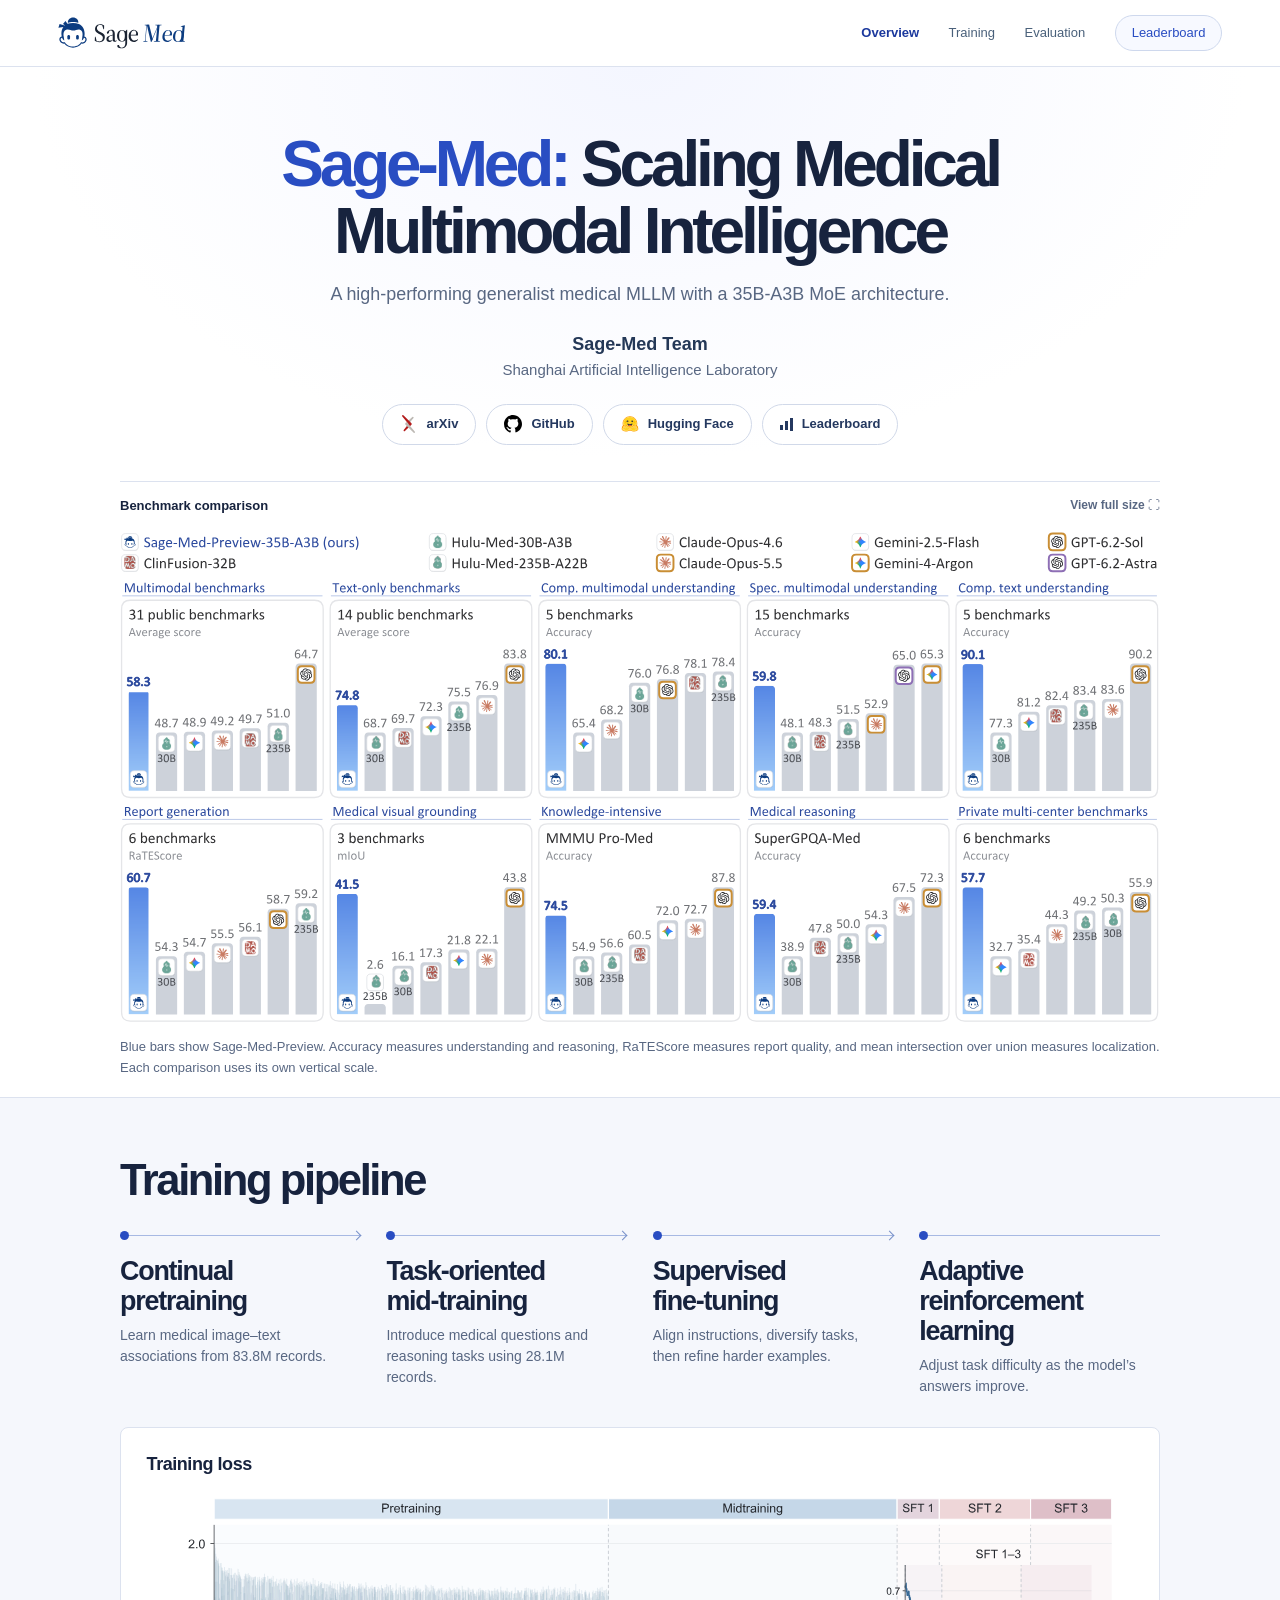
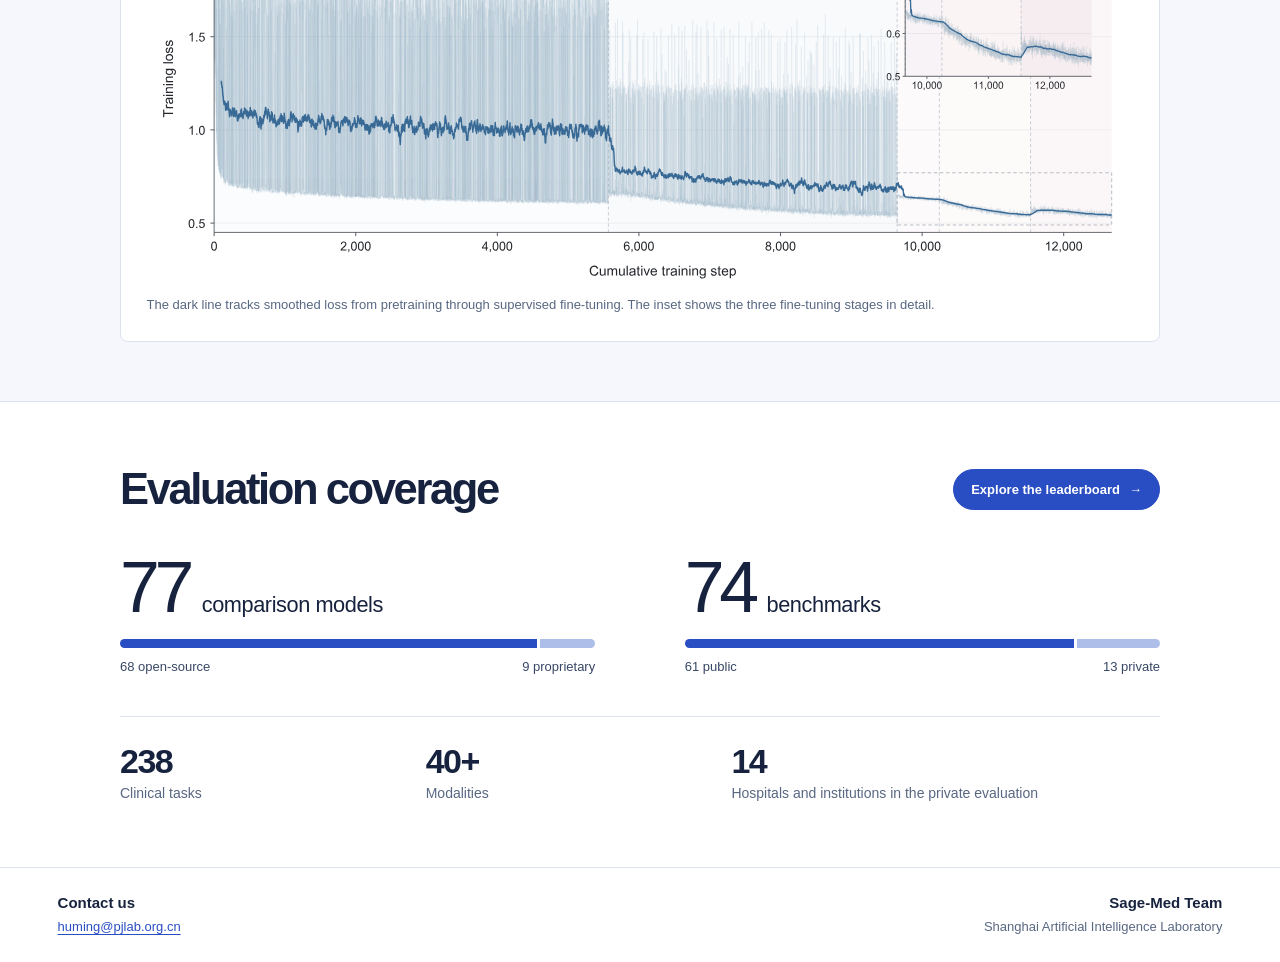
<file: index.html>
<!doctype html>
<html lang="en">
<head>
  <meta charset="utf-8">
  <meta name="viewport" content="width=device-width, initial-scale=1">
  <meta name="theme-color" content="#ffffff">
  <meta name="description" content="Sage-Med: Scaling Medical Multimodal Intelligence. Explore medical multimodal training and compare Sage-Med-Preview with 77 other models across 74 benchmarks.">
  <title>Sage-Med: Scaling Medical Multimodal Intelligence</title>
  <link rel="icon" href="assets/icon.png">
  <link rel="stylesheet" href="assets/styles.css">
  <script src="assets/navigation.js" defer></script>
  <script src="assets/chart-viewer.js" defer></script>
</head>
<body class="project-home">
<a class="skip" href="#main">Skip to content</a>
<header class="masthead"><div class="wrap mast-inner">
  <a class="wordmark" href="index.html" aria-label="Sage-Med home"><img src="assets/Sage-Med-original-style_cropped.svg" width="141" height="35" alt="Sage-Med"></a>
  <nav aria-label="Primary navigation">
    <a href="#overview" aria-current="location">Overview</a><a href="#training">Training</a><a href="#evaluation">Evaluation</a><a href="leaderboard.html">Leaderboard</a>
  </nav>
</div></header>
<main id="main">
  <section id="overview" class="title-block" aria-labelledby="project-title">
    <h1 id="project-title"><span><em>Sage-Med:</em> Scaling Medical</span> <span>Multimodal Intelligence</span></h1>
    <p class="project-intro">A high-performing generalist medical MLLM with a 35B-A3B MoE architecture.</p>
    <p class="authors">Sage-Med Team</p>
    <p class="affiliation">Shanghai Artificial Intelligence Laboratory</p>
    <div class="resources">
      <a class="resource arxiv-resource" id="arxiv-link" href="https://arxiv.org/abs/2611.34575" target="_blank" rel="noopener noreferrer"><img class="resource-mark" src="assets/arxiv-mark.svg" width="18" height="18" alt="">arXiv</a>
      <a class="resource" href="https://github.com/Sage-Med/Sage-Med-Preview" target="_blank" rel="noopener noreferrer"><img class="resource-mark" src="assets/github-mark.svg" width="18" height="18" alt="">GitHub</a>
      <a class="resource" href="https://huggingface.co/internlm/Sage-Med-Preview" target="_blank" rel="noopener noreferrer"><img class="resource-mark" src="assets/hugging-face.svg" width="18" height="18" alt="">Hugging Face</a>
      <a class="resource" href="leaderboard.html"><span class="bars-icon" aria-hidden="true"></span>Leaderboard</a>
    </div>
  </section>
  <figure class="lead-figure content-width" id="benchmark-comparison">
    <div class="figure-banner"><span>Benchmark comparison</span><a href="assets/benchmark-comparison.svg" data-open-chart aria-haspopup="dialog" aria-controls="chart-viewer">View full size <span aria-hidden="true">⛶</span></a></div>
    <a class="chart-image-link" href="assets/benchmark-comparison.svg" data-open-chart aria-haspopup="dialog" aria-controls="chart-viewer" aria-label="View benchmark comparison in full screen"><img src="assets/benchmark-comparison.svg" width="2400" height="1132" alt="Ten panels compare Sage-Med-Preview with selected models on multimodal, text, reporting, grounding, reasoning and private benchmarks. Each panel identifies its metric." fetchpriority="high"></a>
    <figcaption>Blue bars show Sage-Med-Preview. Accuracy measures understanding and reasoning, RaTEScore measures report quality, and mean intersection over union measures localization. Each comparison uses its own vertical scale.</figcaption>
  </figure>
<section id="training" class="training-band" aria-labelledby="training-title">
  <div class="content-width" id="method">
    <h2 id="training-title">Training pipeline</h2>
    <ol class="curriculum" aria-label="Training stages in order">
      <li><h3>Continual pretraining</h3><p>Learn medical image–text associations from 83.8M records.</p></li>
      <li><h3>Task-oriented mid-training</h3><p>Introduce medical questions and reasoning tasks using 28.1M records.</p></li>
      <li><h3>Supervised fine-tuning</h3><p>Align instructions, diversify tasks, then refine harder examples.</p></li>
      <li><h3>Adaptive reinforcement learning</h3><p>Adjust task difficulty as the model’s answers improve.</p></li>
    </ol>
    <figure class="loss-plot" aria-labelledby="loss-title">
      <h3 class="loss-heading" id="loss-title">Training loss</h3>
      <img src="assets/training-loss.svg" width="1971" height="785" alt="Training loss by cumulative step during pretraining, mid-training, and supervised fine-tuning. The inset enlarges the three fine-tuning stages." loading="lazy">
      <figcaption>The dark line tracks smoothed loss from pretraining through supervised fine-tuning. The inset shows the three fine-tuning stages in detail.</figcaption>
    </figure>
  </div>
</section>
<section class="evaluation content-width" id="evaluation" aria-labelledby="evaluation-title">
  <div class="evaluation-heading"><h2 id="evaluation-title">Evaluation coverage</h2><a class="resource primary" href="leaderboard.html">Explore the leaderboard <span aria-hidden="true">→</span></a></div>
  <div class="coverage-primary">
    <div class="coverage-group">
      <h3><strong>77</strong> comparison models</h3>
      <div class="coverage-bar" aria-hidden="true"><i style="flex:68"></i><i style="flex:9"></i></div>
      <p class="coverage-key"><span>68 open-source</span><span>9 proprietary</span></p>
    </div>
    <div class="coverage-group">
      <h3><strong>74</strong> benchmarks</h3>
      <div class="coverage-bar" aria-hidden="true"><i style="flex:61"></i><i style="flex:13"></i></div>
      <p class="coverage-key"><span>61 public</span><span>13 private</span></p>
    </div>
  </div>
  <dl class="coverage-details">
    <div><dt>Clinical tasks</dt><dd>238</dd></div>
    <div><dt>Modalities</dt><dd>40+</dd></div>
    <div><dt>Hospitals and institutions in the private evaluation</dt><dd>14</dd></div>
  </dl>
</section>
</main><footer class="site-footer">
  <div class="wrap footer-inner">
    <div class="footer-contact"><strong>Contact us</strong><a href="mailto:huming@pjlab.org.cn">huming@pjlab.org.cn</a></div>
    <div class="footer-credit"><strong>Sage-Med Team</strong><span>Shanghai Artificial Intelligence Laboratory</span></div>
  </div>
</footer>
<div id="chart-viewer" class="chart-viewer" role="dialog" aria-modal="true" aria-labelledby="chart-viewer-title" hidden>
  <div class="chart-toolbar">
    <strong id="chart-viewer-title">Benchmark comparison</strong>
    <div class="chart-tools"><button type="button" id="chart-zoom">Zoom in</button><button type="button" id="chart-close" aria-label="Close full screen">Close <span aria-hidden="true">×</span></button></div>
  </div>
  <div class="chart-viewport" tabindex="0" role="region" aria-label="Benchmark chart. When zoomed in, scroll to explore the panels.">
    <img src="assets/benchmark-comparison.svg" alt="Benchmark comparison across ten medical task groups. Sage-Med-Preview is shown in blue.">
  </div>
</div>
</body></html>
</file>
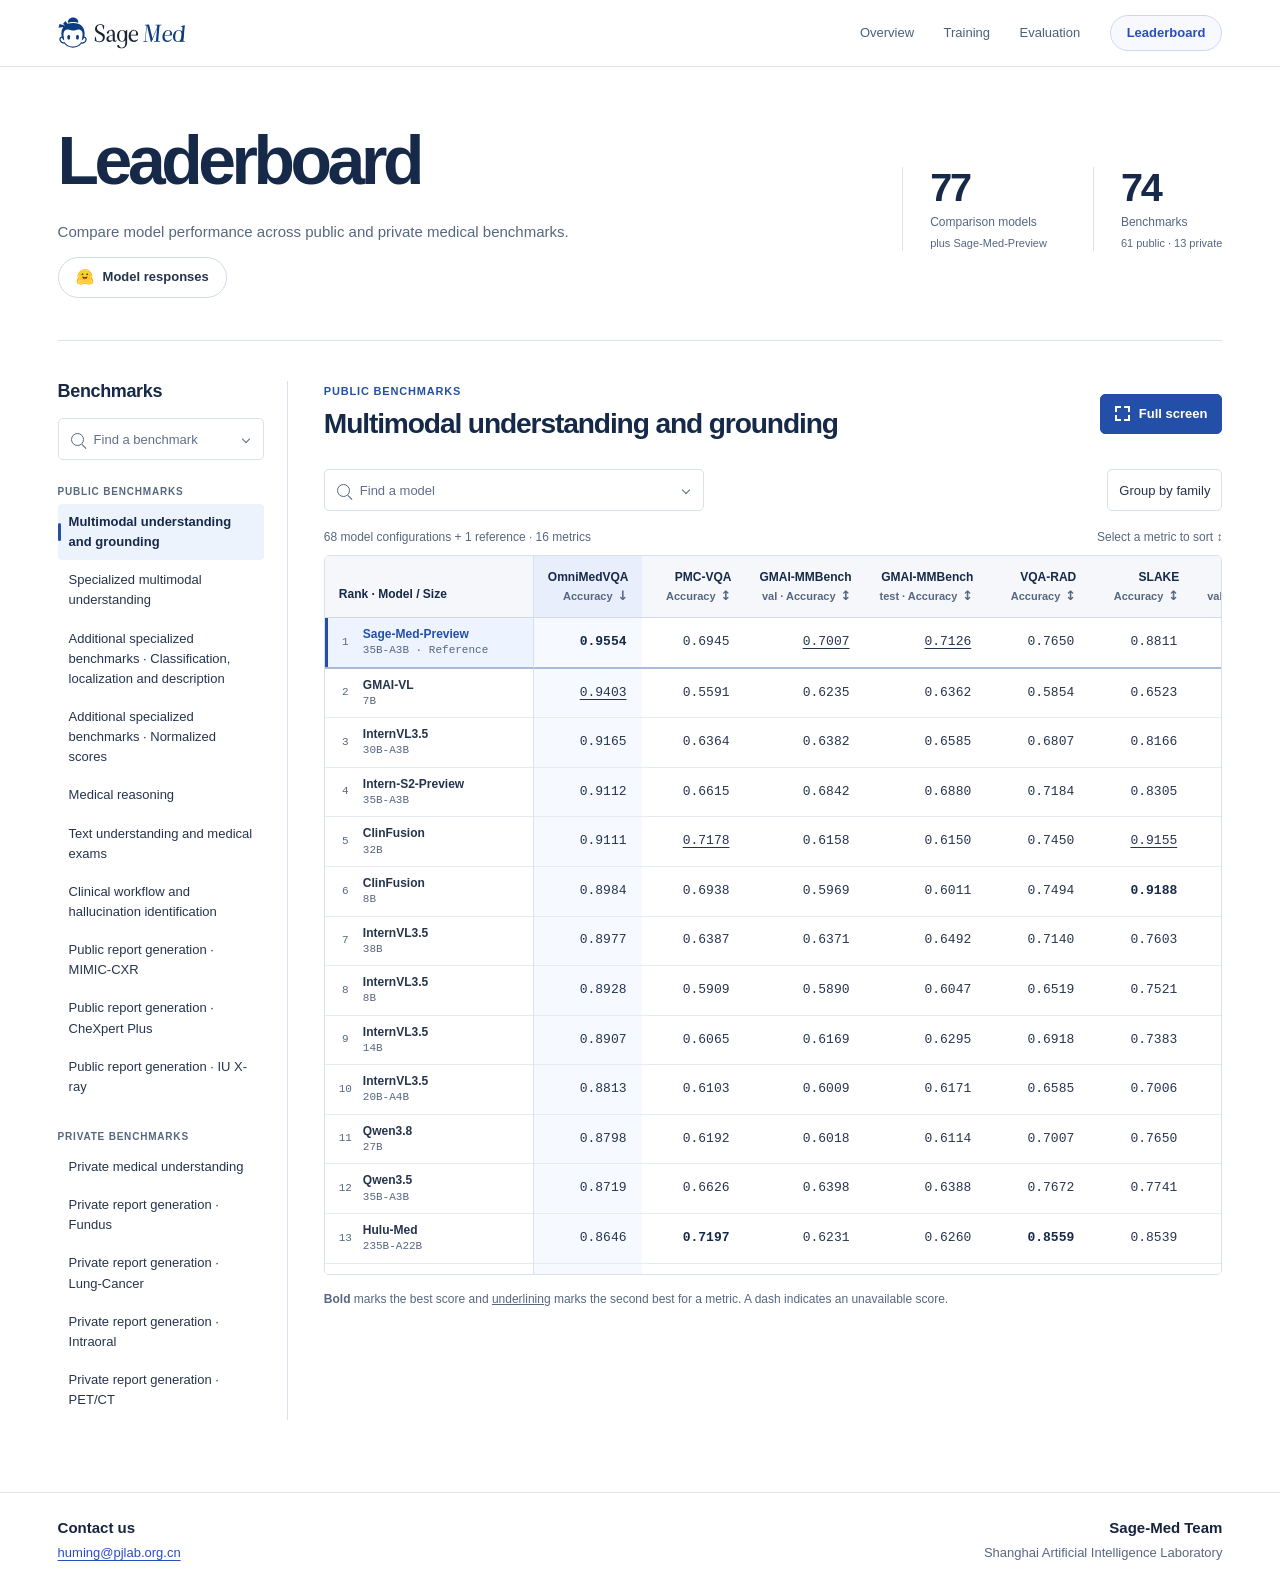
<file: leaderboard.html>
<!DOCTYPE html>
<html lang="en">
<head>
  <meta charset="utf-8">
  <meta name="viewport" content="width=device-width,initial-scale=1">
  <meta name="description" content="Explore Sage-Med benchmark results and compare model configurations across public and private medical evaluations.">
  <meta name="theme-color" content="#ffffff">
  <title>Leaderboard · Sage-Med</title>
  <link rel="icon" href="assets/icon.png" type="image/png">
  <link rel="stylesheet" href="assets/styles.css">
  <link rel="stylesheet" href="assets/leaderboard.css">
  <script src="assets/results.js" defer></script>
  <script src="assets/leaderboard.js" defer></script>
</head>
<body class="lb-page">
  <a class="lb-skip" href="#board">Skip to results</a>
  <header class="masthead">
    <div class="wrap mast-inner">
      <a class="wordmark" href="index.html" aria-label="Sage-Med home"><img src="assets/Sage-Med-original-style_cropped.svg" width="141" height="35" alt="Sage-Med"></a>
      <nav aria-label="Primary navigation">
        <a href="index.html#overview">Overview</a>
        <a href="index.html#training">Training</a>
        <a href="index.html#evaluation">Evaluation</a>
        <a href="leaderboard.html" aria-current="page">Leaderboard</a>
      </nav>
    </div>
  </header>
  <main class="wrap lb-main">
    <section class="lb-intro" aria-labelledby="page-title">
      <div>
        <h1 id="page-title">Leaderboard</h1>
        <p>Compare model performance across public and private medical benchmarks.</p>
        <a class="resource lb-responses" href="https://huggingface.co/datasets/Sage-Med/Sage-Med-Preview-Eval-Data" target="_blank" rel="noopener noreferrer" aria-label="Model responses on Hugging Face">
          <img class="resource-mark" src="assets/hugging-face.svg" width="18" height="18" alt="">Model responses
        </a>
      </div>
      <dl class="lb-totals">
        <div>
          <dt title="Distinct comparison model and size combinations">Comparison models</dt>
          <dd><span class="lb-total-value" id="model-total">—</span><small class="lb-total-note">plus Sage-Med-Preview</small></dd>
        </div>
        <div>
          <dt>Benchmarks</dt>
          <dd><span class="lb-total-value" id="benchmark-total">—</span><small class="lb-total-note" id="benchmark-split"></small></dd>
        </div>
      </dl>
    </section>
    <noscript><p>Enable JavaScript to filter and sort the benchmark results. <a href="index.html#evaluation">Read the evaluation summary.</a></p></noscript>
    <div class="lb-workbench" id="board" role="region" aria-label="Benchmark explorer" tabindex="-1">
      <aside class="lb-sidebar" aria-label="Benchmark index">
        <h2>Benchmarks</h2>
        <div class="lb-finder" id="bench-finder">
          <div class="lb-search">
            <i aria-hidden="true"></i>
            <label class="lb-sr" for="bench-search">Find a benchmark</label>
            <input type="search" id="bench-search" role="combobox" aria-haspopup="dialog" aria-controls="bench-menu" aria-expanded="false" placeholder="Find a benchmark" autocomplete="off">
            <button type="button" class="lb-browse-toggle" id="bench-toggle" aria-label="Browse benchmarks" aria-haspopup="dialog" aria-controls="bench-menu" aria-expanded="false" tabindex="-1"></button>
          </div>
          <div id="bench-menu" class="lb-browse-menu" role="dialog" aria-label="Benchmark directory" hidden></div>
        </div>
        <div id="lb-index" class="lb-index"></div>
        <label class="lb-mobile-picker" for="view-picker">Select a benchmark view<select id="view-picker"></select></label>
      </aside>
      <section class="lb-results" aria-labelledby="view-title">
        <div class="lb-view-head">
          <div><div class="lb-kicker" id="scope-tag"></div><h2 id="view-title"></h2></div>
          <button class="lb-fullscreen" id="toggle-screen" type="button" aria-controls="board" aria-pressed="false"><span class="lb-expand-icon" aria-hidden="true"></span><span id="screen-label">Full screen</span></button>
        </div>
        <div id="view-panel">
          <div class="lb-controls">
            <div class="lb-finder lb-model" id="model-finder">
              <div class="lb-search">
                <i aria-hidden="true"></i>
                <label class="lb-sr" for="model-search">Find a model by name, size or family</label>
                <input type="search" id="model-search" role="combobox" aria-haspopup="dialog" aria-controls="model-menu" aria-expanded="false" placeholder="Find a model" autocomplete="off">
                <button type="button" class="lb-browse-toggle" id="model-toggle" aria-label="Browse model families" aria-haspopup="dialog" aria-controls="model-menu" aria-expanded="false" tabindex="-1"></button>
              </div>
              <div id="model-menu" class="lb-browse-menu" role="dialog" aria-label="Model directory" hidden></div>
            </div>
            <button id="order-reset" type="button">Group by family</button>
          </div>
          <div class="lb-table-note"><span id="row-summary" role="status" aria-live="polite"></span><span>Select a metric to sort <span aria-hidden="true">↕</span></span></div>
          <div class="lb-spill" tabindex="0" role="region" aria-label="Model scores. Scroll horizontally for more metrics.">
            <table class="lb-table"><caption class="lb-sr" id="table-caption"></caption><thead id="cols"></thead><tbody id="scores"></tbody></table>
          </div>
          <div id="no-models" class="lb-empty" hidden><b>No matching models</b><button id="clear-models" type="button">Clear model filters</button></div>
          <p class="lb-legend"><b>Bold</b> marks the best score and <u>underlining</u> marks the second best for a metric. A dash indicates an unavailable score.</p>
        </div>
        <div id="no-views" class="lb-empty" hidden><b>Try a different benchmark name.</b><button id="clear-bench" type="button">Show all benchmarks</button></div>
      </section>
    </div>
  </main>
  <footer class="site-footer">
  <div class="wrap footer-inner">
    <div class="footer-contact"><strong>Contact us</strong><a href="mailto:huming@pjlab.org.cn">huming@pjlab.org.cn</a></div>
    <div class="footer-credit"><strong>Sage-Med Team</strong><span>Shanghai Artificial Intelligence Laboratory</span></div>
  </div>
</footer>
</body>
</html>
</file>
<file: assets/styles.css>
:root {
  color-scheme: light;
  --ink:#17233e;
  --body:#384766;
  --muted:#586782;
  --blue:#294dc2;
  --line:#dce2ef;
  --pale:#f5f7fc;
  --sans:"Inter","Helvetica Neue",Arial,sans-serif;
  --serif:"STIX Two Text",Georgia,"Times New Roman",serif;
  color:var(--ink);
  background:white;
  font-family:var(--sans);
  -webkit-font-smoothing:antialiased;
}
* {box-sizing:border-box}
body {margin:0}
p,h1,h2,h3,figure,dl,dd {margin:0}
a {color:var(--blue);text-underline-offset:3px}
a:focus-visible,button:focus-visible,select:focus-visible {outline:3px solid #496df5;outline-offset:4px}
button,input,select {font:inherit}
.wrap {width:min(1360px,calc(100% - clamp(32px,9vw,144px)));margin-inline:auto}
.content-width {width:min(1040px,calc(100% - clamp(36px,11vw,156px)));margin-inline:auto}
.masthead {background:rgba(255,255,255,.96);border-bottom:1px solid var(--line);position:sticky;top:0;z-index:20}
.mast-inner {min-height:66px;display:flex;align-items:center;justify-content:space-between;gap:28px}
.wordmark {line-height:0;display:inline-flex;flex-shrink:0}
.wordmark img {width:128px;height:auto}
.mast-inner nav {display:flex;align-items:center;gap:clamp(13px,2.3vw,34px)}
.mast-inner nav a {font:520 13px/1.5 var(--sans);color:#49607a;text-decoration:none;white-space:nowrap;padding:9px 0}
.mast-inner nav a[aria-current],.mast-inner nav a:hover {color:#1b389d}
.mast-inner nav a[aria-current] {font-weight:700}
.mast-inner nav a:last-child {border:1px solid #ced8ed;border-radius:22px;padding:7px 16px;color:var(--blue);background:#f7f9ff}
.skip:not(:focus) {position:absolute;width:1px;height:1px;overflow:hidden;clip-path:inset(50%)}
.skip:focus {position:fixed;inset:8px auto auto 8px;z-index:40;padding:10px;background:white}
.project-home section[id],.project-home #method {scroll-margin-top:84px}
.project-home {font:16px/1.6 var(--sans);color:var(--body)}
.title-block {text-align:center;padding:clamp(43px,5vw,74px) 18px 36px;background:radial-gradient(ellipse at 50% 0%,#f4f6ff 0%,#fff 67%)}
.title-block h1 {color:var(--ink);font:630 clamp(43px,5vw,76px)/1.04 var(--sans);letter-spacing:-.065em;margin-inline:auto;text-wrap:balance}
.title-block h1 span {display:block}
.title-block h1 em {font-style:normal;color:var(--blue)}
.authors {font:570 18px/1.35 var(--sans);color:#243857;margin-top:23px}
.affiliation {font:400 15px/1.5 var(--sans);color:var(--muted);margin-top:3px}
.resources {display:flex;flex-wrap:wrap;align-items:center;justify-content:center;gap:10px;margin-top:22px}
.resource {border:1px solid #d1d9e9;border-radius:999px;min-height:41px;display:inline-flex;align-items:center;justify-content:center;gap:9px;padding:9px 17px;font:600 13px/1.4 var(--sans);color:#24385f;text-decoration:none;background:white}
.resource-mark {display:block;flex:none;object-fit:contain}
.arxiv-resource:not([href]) {background:#f6f7fa;color:#5e6980;border-style:dashed;cursor:default}
.arxiv-resource .availability {font-size:.88em;font-weight:400}
.arxiv-resource[href] .availability {display:none}
.resource[href]:hover {background:#f4f6ff;border-color:#9cadd8}
.resource.primary {background:var(--blue);border-color:var(--blue);color:white}
.resource.primary:hover {background:#203da1}
.book {position:relative;width:13px;height:15px;border:1.3px solid currentColor;border-radius:2px}
.book::before,.book::after {content:"";position:absolute;height:1px;background:currentColor;left:3px;right:2px;top:4px}
.book::after {top:7px}
.bars-icon {width:13px;height:13px;display:inline-block;background:linear-gradient(currentColor,currentColor) left bottom/3px 42% no-repeat,linear-gradient(currentColor,currentColor) center bottom/3px 72% no-repeat,linear-gradient(currentColor,currentColor) right bottom/3px 100% no-repeat}
.lead-figure {padding:0 0 18px}
.figure-banner {display:flex;justify-content:space-between;align-items:center;padding:14px 0;border-top:1px solid var(--line);font-size:13px;color:var(--ink);font-weight:600}
.figure-banner a {font-size:12px;text-decoration:none;color:var(--muted);font-weight:550}
.figure-banner a:hover {color:var(--blue);text-decoration:underline}
.chart-image-link {display:block;padding:2px 0 0}
.chart-image-link img {display:block;width:100%;height:auto}
.lead-figure figcaption {font:400 13px/1.65 var(--sans);color:var(--muted)}
.lead-figure figcaption {margin-top:13px}
.project-home h2 {color:var(--ink);font:560 clamp(33px,3.4vw,49px)/1.1 var(--sans);letter-spacing:-.055em}
.coverage-details>div {display:grid;align-content:start;grid-template-areas:"value" "label"}
.coverage-details dt {grid-area:label}
.coverage-details dd {grid-area:value}
.training-band {padding:clamp(40px,4.6vw,68px) 0;background:var(--pale);border-block:1px solid var(--line)}
.curriculum {list-style:none;padding:0;margin:30px 0;display:grid;grid-template-columns:repeat(4,minmax(0,1fr));gap:clamp(12px,2vw,28px)}
.curriculum li {position:relative;padding-top:20px;border-top:1px solid #a7b9e3}
.curriculum li::before {content:"";position:absolute;top:-5px;left:0;width:9px;height:9px;background:var(--blue);border-radius:50%}
.curriculum li:not(:last-child)::after {content:"";position:absolute;top:-4px;right:1px;height:6px;width:6px;border-top:1px solid #7790c8;border-right:1px solid #7790c8;transform:rotate(45deg)}
.curriculum h3 {margin:0 0 9px;font:600 clamp(20px,2.1vw,30px)/1.12 var(--sans);letter-spacing:-.045em;color:var(--ink);text-wrap:balance}
.curriculum p {font:400 14px/1.5 var(--sans);color:var(--muted);max-width:28ch}
.loss-plot {padding:clamp(12px,2vw,26px);background:white;border:1px solid var(--line);border-radius:8px}
.evaluation-heading {display:flex;align-items:center;justify-content:space-between;gap:15px}
.loss-heading {margin-bottom:16px}
.loss-heading {font:600 18px/1.3 var(--sans);color:var(--ink);letter-spacing:-.025em}
.loss-plot img {display:block;width:100%;height:auto}
.loss-plot figcaption {margin-top:10px;color:var(--muted);font:400 13px/1.55 var(--sans)}
.evaluation {padding-block:clamp(42px,5vw,78px)}
.coverage-primary {display:grid;grid-template-columns:repeat(2,minmax(0,1fr));gap:clamp(25px,7vw,100px);margin:clamp(24px,3vw,42px) 0}
.coverage-group h3 {font:540 clamp(17px,1.7vw,23px)/1.4 var(--sans);letter-spacing:-.02em;color:var(--ink)}
.coverage-group h3 strong {display:inline-block;margin-right:.1em;font:530 clamp(52px,5.6vw,83px)/1 var(--sans);letter-spacing:-.075em;vertical-align:baseline}
.coverage-bar {display:flex;gap:3px;height:9px;margin:15px 0 9px;border-radius:10px;overflow:hidden}
.coverage-bar i {background:var(--blue)}
.coverage-bar i+i {background:#adbee9}
.coverage-key {display:flex;justify-content:space-between;gap:12px;color:var(--body);font-size:13px}
.coverage-details {display:grid;grid-template-columns:1fr 1fr minmax(max-content,1.5fr);gap:20px;padding-top:23px;border-top:1px solid var(--line)}
.coverage-details dd {font:555 34px/1.25 var(--sans);letter-spacing:-.045em;color:var(--ink)}
.coverage-details dt {font-size:14px;color:var(--muted);line-height:1.45}
@media(max-width:800px){
  .curriculum {gap:14px}
  .curriculum h3 {font-size:20px}
}
@media(max-width:650px){
  .curriculum {display:flex;flex-direction:column;margin:24px 0;gap:0}
  .curriculum li {border-top:0;border-left:1px solid #afbee1;padding:0 0 16px 17px;margin-left:4px}
  .curriculum li::before {left:-5px;top:7px}
  .curriculum li:last-child {border-left-color:transparent;padding-bottom:0}
  .curriculum li:not(:last-child)::after {display:none}
  .curriculum h3 {font-size:22px;margin:0 0 4px;text-wrap:wrap}
  .curriculum p {max-width:100%}
  .loss-plot {padding:12px}
  .loss-plot figcaption {font-size:12px}
  .evaluation-heading {align-items:start;flex-direction:column}
  .coverage-primary {gap:19px}
  .coverage-group h3 {font-size:16px;line-height:1.25}
  .coverage-group h3 strong {display:block;margin:0 0 5px}
  .coverage-key {font-size:12px;flex-wrap:wrap;justify-content:start;gap:3px 9px}
  .coverage-key>span {display:inline-flex;align-items:center;gap:4px}
  .coverage-key>span::before {content:"";width:6px;height:6px;border-radius:100%;background:var(--blue)}
  .coverage-key>span+span::before {background:#adbee9}
  .coverage-details {gap:16px 12px;grid-template-columns:repeat(2,minmax(0,1fr))}
  .coverage-details>div:last-child {grid-column:1/-1}
  .coverage-details dt {font-size:12px}
}
.site-footer {background:white;border-top:1px solid var(--line);padding:24px 0}
.site-footer .wrap {display:flex;gap:14px;align-items:baseline;justify-content:space-between;color:var(--muted);font:400 13px/1.6 var(--sans)}
.site-footer strong {color:var(--ink);font:600 15px/1.5 var(--sans)}
@media(max-width:730px){
  .title-block h1 {font-size:clamp(38px,6.25vw,48px)}
  .lead-figure figcaption {font-size:12px}
}
@media(max-width:620px){
  .mast-inner {min-height:0;flex-direction:column;gap:0;padding-top:10px}
  .wordmark img {width:102px}
  .mast-inner nav {justify-content:space-between;align-self:stretch;gap:5px;padding:5px 0 7px}
  .mast-inner nav a {font-size:12px;padding:4px 0}
  .mast-inner nav a:last-child {padding:4px 9px}
  .title-block {padding:35px 16px 26px}
  .title-block h1 {font-size:clamp(36px,8.7vw,48px);letter-spacing:-.06em}
  .title-block h1 span {display:inline}
  .title-block h1 {max-width:17ch}
  .authors {font-size:16px;margin-top:17px}
  .affiliation {font-size:13px}
  .resources {margin-top:17px}
  .content-width {width:calc(100% - 32px)}
  .resource {min-height:39px}
  .site-footer .wrap {align-items:start;flex-direction:column;gap:2px}
}
@media(max-width:385px){
  .mast-inner nav a {font-size:11px}
  .figure-banner {font-size:12px}
}
.project-intro {max-width:650px;margin:17px auto 0;color:var(--muted);font-size:clamp(15px,1.4vw,18px);line-height:1.55;text-wrap:balance}
@media(max-width:450px){
  .resources {max-width:300px;margin-inline:auto;gap:8px}
  .resources .resource {flex:0 1 calc((100% - 8px) / 2);padding-inline:8px}
  .project-intro {max-width:35ch}
}

.site-footer .footer-inner {align-items:flex-start}
.footer-contact,.footer-credit {display:grid;gap:3px}
.footer-credit {text-align:right}
.footer-contact a {width:fit-content}
.chart-open {overflow:hidden}
.chart-viewer[hidden] {display:none}
.chart-viewer {
  position:fixed;inset:0;z-index:1000;display:grid;grid-template-rows:auto minmax(0,1fr);
  width:100%;height:100%;background:#fff;color:var(--ink);
}
.chart-viewer::backdrop {background:#fff}
.chart-toolbar,.chart-tools {display:flex;align-items:center}
.chart-toolbar {
  justify-content:space-between;gap:12px;padding:10px clamp(10px,2vw,26px);
  border-bottom:1px solid var(--line);background:white;
}
.chart-toolbar strong {font-size:clamp(14px,1.3vw,18px);line-height:1.2}
.chart-tools {gap:7px;flex-shrink:0}
.chart-tools button {
  min-height:38px;padding:7px 12px;border-radius:6px;border:1px solid var(--line);
  background:#fff;color:var(--ink);font:600 13px/1.2 var(--sans);cursor:pointer;
}
.chart-tools button:last-child {background:var(--blue);border-color:var(--blue);color:#fff}
.chart-tools button:hover {filter:brightness(.96)}
.chart-viewport {min-width:0;min-height:0;overflow:auto;overscroll-behavior:contain;padding:4px}
.chart-viewport img {display:block;width:100%;height:100%;object-fit:contain}
.chart-viewport.is-zoomed img {width:max(180%,1100px);height:auto}
@media(max-width:620px){
  .site-footer .footer-inner {gap:16px}
  .footer-credit {text-align:left}
  .chart-tools button {padding:7px 9px}
}
</file>
<file: assets/leaderboard.css>
.lb-page {
  --lb-bg: #fff;
  --lb-card: #fff;
  --lb-ink: #162948;
  --lb-text: #25344d;
  --lb-muted: #566780;
  --lb-line: #d9e1ed;
  --lb-accent: #234fa8;
  margin: 0;
  background: var(--lb-bg);
  color: var(--lb-text);
}
.lb-main *, .lb-main *::before, .lb-main *::after {box-sizing: border-box;}
.lb-page [hidden] {display: none !important;}
.lb-main {font-family: var(--sans,"Inter","Helvetica Neue",Arial,sans-serif); font-size: 15px;}

.lb-main :is(h1,h2,h3,p,dd,dl) {margin: 0;}
.lb-main :is(input,select,button) {font: inherit;}
.lb-main :is(button,select) {cursor: pointer;}
.lb-main a {color: inherit;}
.lb-main :is(a,input,select,button,div):focus-visible {outline: 2px solid #315dc0; outline-offset: 2px;}
.lb-sr,.lb-skip:not(:focus) {position: absolute; width: 1px; height: 1px; padding: 0; overflow: hidden; clip-path: inset(50%); white-space: nowrap;}
.lb-skip:focus {position: fixed; z-index: 30; left: 12px; top: 10px; padding: 10px 16px; background: white; color: var(--lb-ink);}
.lb-intro {display: flex; align-items: center; justify-content: space-between; gap: 32px; padding: clamp(40px,4.5vw,76px) 0 clamp(30px,3.3vw,60px); border-bottom: 1px solid var(--lb-line);}
.lb-intro h1 {font: 600 clamp(3.2rem,5.3vw,5rem)/1.05 var(--sans,"Inter","Helvetica Neue",Arial,sans-serif); color: var(--lb-ink); letter-spacing: -.065em;}
.lb-intro p {color: var(--lb-muted); margin-top: 22px; font-size: 15px; line-height: 1.8;}
.lb-responses {margin-top: 12px;}
.lb-totals {display: flex; align-items: stretch; gap: clamp(28px,3.6vw,65px); padding: 0 0 4px;}
.lb-totals div {display: grid; align-content: start; row-gap: 5px; padding-left: clamp(18px,2.1vw,36px); border-left: 1px solid var(--lb-line); white-space: nowrap;}
.lb-totals dd {display: contents;}
.lb-total-value {grid-row: 1; font: 550 clamp(30px,3.1vw,48px)/1.05 var(--sans,"Inter","Helvetica Neue",Arial,sans-serif); letter-spacing: -.055em; color: var(--lb-ink); font-variant-numeric: lining-nums tabular-nums;}
.lb-totals dt {grid-row: 2; line-height: 1.4;}
.lb-total-note {grid-row: 3; font-size: 11px; line-height: 1.4; color: var(--lb-muted);}
.lb-totals dt,.lb-table-note,.lb-legend {font-size: 12px; color: var(--lb-muted); }
.lb-workbench {display: grid; grid-template-columns: clamp(194px,18vw,252px) minmax(0,1fr); gap: clamp(23px,2.8vw,54px); padding: 40px 0 72px; scroll-margin-top: 20px;}
.lb-sidebar {align-self: start; border-right: 1px solid var(--lb-line); padding-right: clamp(16px,1.8vw,28px);}
.lb-sidebar h2 {font-size: 18px; letter-spacing: -.02em; color: var(--lb-ink); margin: 0 0 16px;}
.lb-search {min-width: 0; display: flex; align-items: center; gap: 10px; height: 42px; border: 1px solid var(--lb-line); border-radius: 5px; padding: 0 12px; background: #fff; color: var(--lb-muted);}
.lb-search:focus-within {outline: 2px solid #315dc0; outline-offset: 1px;}
.lb-search i {position: relative; width: 13px; height: 13px; border-radius: 100%; border: 1.5px solid currentColor; flex: 0 0 auto; margin-right: 2px;}
.lb-search i::after {content: ""; position: absolute; width: 6px; bottom: -2px; right: -4px; border-top: 1.5px solid currentColor; transform: rotate(45deg);}
.lb-search input {width: 100%; height: 100%; border: 0; padding: 0; background: transparent; color: var(--lb-text); font-size: 13px;}
.lb-search input::placeholder {color: #60708a;}
.lb-search input:focus-visible {outline: 0;}
.lb-finder {position: relative; min-width: 0;}
.lb-finder .lb-search {padding-right: 3px; gap: 8px;}
.lb-finder input {flex: 1; width: 0; min-width: 0;}
.lb-browse-toggle {display: grid; place-items: center; align-self: stretch; width: 28px; flex: none; padding: 0; border: 0; border-radius: 3px; background: transparent; color: var(--lb-muted);}
.lb-browse-toggle::after,.lb-browse-scope::after,.lb-browse-back::before {content: ""; width: 6px; height: 6px; border: solid currentColor; border-width: 0 1.5px 1.5px 0;}
.lb-browse-toggle::after {transform: rotate(45deg);}
.lb-browse-toggle[aria-expanded="true"]::after {transform: rotate(225deg);}
.lb-browse-menu {position: absolute; left: 0; top: calc(100% + 5px); z-index: 8; width: min(310px, calc(100vw - 48px)); padding: 5px; background: white; border: 1px solid var(--lb-line); border-radius: 7px; box-shadow: 0 7px 24px #16294820; color: var(--lb-ink);}
.lb-browse-menu button {display: flex; align-items: center; gap: 8px; width: 100%; min-height: 37px; padding: 8px 10px; border: 0; border-radius: 3px; background: transparent; color: inherit; font-size: 13px; line-height: 1.4; text-align: left;}
.lb-browse-menu button:hover,.lb-browse-menu button:focus-visible,.lb-browse-toggle:hover {background: #eff4fc;}
.lb-browse-menu button:focus-visible {outline-offset: -2px;}
.lb-browse-menu .lb-browse-scope {justify-content: space-between; font-weight: 600;}
.lb-browse-scope::after {transform: rotate(-45deg);}
.lb-browse-menu .lb-browse-back {border-bottom: 1px solid var(--lb-line); border-radius: 0; font-weight: 650;}
.lb-browse-back::before {transform: rotate(135deg);}
.lb-browse-list {max-height: min(320px, 42vh); max-height: min(320px, 42dvh); overflow: auto; overscroll-behavior: contain;}
.lb-browse-menu h3 {padding: 9px 10px 3px; color: var(--lb-muted); font-size: 11px; font-weight: 600;}
.lb-browse-menu .lb-browse-option {flex-wrap: wrap; column-gap: 8px; row-gap: 0;}
.lb-browse-option small {color: var(--lb-muted); font-size: 11px;}
.lb-browse-menu button[aria-current] {color: var(--lb-accent); font-weight: 650;}
#model-menu {width: max(100%, min(340px, calc(100vw - 48px))); max-height: min(370px, 48vh); max-height: min(370px, 48dvh); overflow-y: auto; overscroll-behavior: contain;}
#model-menu[data-placement="above"] {top: auto; bottom: calc(100% + 5px);}
#model-menu .lb-browse-list {max-height: none; overflow: visible;}
#model-menu .lb-browse-option {overflow-wrap: anywhere;}
#model-menu .lb-browse-option small {margin-left: auto; white-space: nowrap; font-variant-numeric: tabular-nums;}
.lb-list-section {margin-top: 26px;}
.lb-list-section h3 {font-size: 10px; font-weight: 650; letter-spacing: .08em; text-transform: uppercase; color: var(--lb-muted); margin-bottom: 7px;}
.lb-item {display: flex; align-items: center; position: relative; padding: 8px 11px; border-radius: 4px; font-size: 13px; line-height: 1.55; text-decoration: none; margin: 2px 0;}
.lb-item:hover {background: #f4f7fc;}
.lb-item[aria-current] {background: #edf3fd; color: var(--lb-ink); font-weight: 650;}
.lb-item[aria-current]::before {position: absolute; content: ""; width: 3px; height: 18px; left: 0; border-radius: 2px; background: var(--lb-accent);}
.lb-index-none {padding: 16px 0; font-size: 13px; color: var(--lb-muted);}
.lb-mobile-picker {display: none;}
.lb-results {min-width: 0;}
.lb-view-head {display: flex; justify-content: space-between; align-items: center; gap: 12px; min-height: 65px;}
.lb-kicker {font-size: 11px; letter-spacing: .075em; text-transform: uppercase; color: var(--lb-accent); margin-bottom: 9px; font-weight: 650;}
.lb-view-head h2 {font-size: clamp(21px,2.2vw,33px); color: var(--lb-ink); font-weight: 600; letter-spacing: -.04em; line-height: 1.3;}
.lb-controls {display: flex; gap: 9px; margin: 23px 0 17px; align-items: center;}
.lb-model {flex: 1 1 235px; min-width: 140px; max-width: 380px;}
.lb-mobile-picker select,.lb-controls > button {height: 42px; padding: 0 11px; background: var(--lb-card); color: var(--lb-text); font-size: 13px; border-radius: 5px; border: 1px solid var(--lb-line);}
.lb-mobile-picker select {width: 100%; text-overflow: ellipsis;}
.lb-controls > button {flex: 0 0 auto; margin-left: auto; background: transparent;}
.lb-controls > button:hover:enabled {border-color: var(--lb-muted);}
.lb-controls > button:disabled {opacity: .55; cursor: default;}
.lb-table-note {display: flex; flex-wrap: wrap; justify-content: space-between; gap: 6px; line-height: 1.5; margin-bottom: 9px;}
.lb-spill {overflow: auto; overscroll-behavior-x: contain; max-height: min(80vh,1010px); border: 1px solid var(--lb-line); border-radius: 5px; background: var(--lb-card); position: relative; scrollbar-color: #b4c3d9 #f4f7fb; }
.lb-table {border-collapse: separate; border-spacing: 0; min-width: 100%; width: max-content; color: var(--lb-text); font-size: 13px; margin: 0; line-height: 1.4; text-align: left;}
.lb-table th,.lb-table td {border: none; border-bottom: 1px solid #e6eaf1; padding: 0;}
.lb-table thead th {position: sticky; top: 0; z-index: 2; vertical-align: bottom; background: #f5f7fa; color: var(--lb-ink); border-bottom-color: #d0d9e6;}
.lb-table thead th button {padding: 13px 14px; text-align: right; width: 100%; background: transparent; border: 0; color: inherit; line-height: 1.35;}
.lb-table thead th button:hover {background: #e4ebf8;}
.lb-table thead th button:focus-visible {outline-offset: -3px;}
.lb-table thead th strong,.lb-table thead th button span {display: block; white-space: normal; max-width: 170px; overflow-wrap: break-word;}
.lb-table thead th strong {font-size: 12px; font-weight: 650; margin-left: auto; min-width: 75px;}
.lb-table thead th button span {font-size: 11px; color: var(--lb-muted); margin: 4px 0 0 auto;}
.lb-table thead th button i {font: 600 13px/1 system-ui,sans-serif; margin-left: 5px;}
.lb-table .lb-sticky {position: sticky; left: 0; min-width: 209px; max-width: 265px; background: #fff; border-right: 1px solid var(--lb-line); z-index: 1; text-align: left;}
.lb-table thead .lb-sticky {z-index: 3; top: 0; background: #f5f7fa; text-align: left; padding: 14px; font-size: 12px;}
.lb-model-cell {display: flex; align-items: center; gap: 9px; padding: 8px 12px; text-decoration: none; min-height: 45px;}
.lb-model-label {display: grid; gap: 1px; overflow-wrap: anywhere;}
.lb-model-label b {font-size: 12px; font-weight: 620; line-height: 1.35;}
.lb-model-label small,.lb-rank {font: 11px/1.4 ui-monospace,SFMono-Regular,Consolas,monospace; color: var(--lb-muted);}
.lb-rank {min-width: 17px; text-align: center;}
.lb-table td {text-align: right; padding: 8px 16px; font: 13px/1.45 ui-monospace,SFMono-Regular,Consolas,monospace; font-variant-numeric: tabular-nums;}
.lb-table td.lb-selected {background: #f6f9ff;}
.lb-table thead th.lb-selected {background: #e8eefb;}
.lb-table .lb-ours .lb-sticky {background: #edf3ff; box-shadow: inset 3px 0 var(--lb-accent);}
.lb-table .lb-ours .lb-model-label b {color: var(--lb-accent);}
.lb-table .lb-best {font-weight: 750; color: var(--lb-ink);}
.lb-table .lb-second {text-decoration: underline; text-underline-offset: 3px;}
.lb-table .lb-missing {color: #6b778e;}
.lb-table tbody tr:hover td {background: #f0f5fd;}
.lb-table .lb-group th {background: #f2f5fa; color: var(--lb-muted); text-align: left; font-size: 11px; padding: 7px 12px;}
.lb-legend {line-height: 1.9; padding: 13px 0;}
.lb-empty {text-align: center; padding: 55px 10px; border: 1px dashed var(--lb-line); border-radius: 5px; display: grid; gap: 15px; justify-items: center;}
.lb-empty b {font-size: 16px; color: var(--lb-ink);}
.lb-empty button {border: 0; color: var(--lb-ink); text-decoration: underline; text-underline-offset: 3px; background: transparent; font-size: 13px;}
@media(max-width:850px){
  .lb-workbench {grid-template-columns: minmax(0,1fr); gap: 28px; padding-top: 24px;}
  .lb-sidebar {display: grid; border: 0; padding: 0; grid-template-columns: minmax(0,1fr) minmax(0,1fr); gap: 10px; align-items: end;}
  .lb-sidebar h2 {grid-column: 1/-1; margin: 0 0 4px;}
  .lb-index {display: none;}
  .lb-mobile-picker {display: block; font-size: 0;}
  .lb-mobile-picker select {font-size: 13px;}
  .lb-intro h1 {font-size: clamp(41px,7.2vw,62px);}
  .lb-totals {gap: 22px;}
}
@media(max-width:570px){
  
  .lb-intro {display: block; padding: 35px 0 24px;}
  .lb-intro p {margin: 12px 0 0; max-width: 30em; font-size: 13px;}
  .lb-responses {margin-bottom: 20px;}
  .lb-totals {gap: 32px; padding: 0;}
  .lb-totals div {row-gap: 3px; padding: 0; border: 0;}
  .lb-total-value {font-size: 25px;}
  .lb-totals dt {font-size: 11px;}
  .lb-workbench {padding-bottom: 40px; gap: 27px;}
  .lb-sidebar {grid-template-columns: minmax(0,1fr);}
  .lb-sidebar h2 {font-size: 16px;}
  .lb-view-head h2 {font-size: 21px; text-wrap: pretty;}
  .lb-view-head {align-items: start; flex-direction: column; gap: 12px;}
  .lb-controls {gap: 7px; margin-top: 15px;}
  .lb-model {flex: 1 1 auto; min-width: 0;}
  .lb-table .lb-sticky {min-width: 130px; max-width: 141px;}
  .lb-model-cell {gap: 5px; padding: 7px;}
  .lb-rank {min-width: 15px; font-size: 10px;}
  .lb-model-label b {font-size: 11px;}
  .lb-table td {padding: 7px 10px;}
  .lb-table thead th button {padding: 9px;}
  .lb-table-note,.lb-legend {font-size: 11px;}
}
@media(max-width:715px){
  .lb-page .mast-inner nav {min-width:0; max-width:100%; overflow-x:auto;}
}

.lb-fullscreen {
  display: inline-flex;
  flex: none;
  align-items: center;
  justify-content: center;
  gap: 9px;
  min-height: 40px;
  padding: 9px 14px;
  color: white;
  background: var(--lb-accent);
  border: 1px solid var(--lb-accent);
  border-radius: 5px;
  white-space: nowrap;
}
.lb-main .lb-fullscreen {font-size: 13px; font-weight: 620;}
.lb-fullscreen:hover {background: #193e8c;}
.lb-expand-icon {
  --corner: linear-gradient(currentColor, currentColor);
  width: 15px;
  height: 15px;
  background:
    var(--corner) left top / 6px 2px, var(--corner) left top / 2px 6px,
    var(--corner) right top / 6px 2px, var(--corner) right top / 2px 6px,
    var(--corner) left bottom / 6px 2px, var(--corner) left bottom / 2px 6px,
    var(--corner) right bottom / 6px 2px, var(--corner) right bottom / 2px 6px;
  background-repeat: no-repeat;
}
.lb-fullscreen[aria-pressed="true"] .lb-expand-icon {
  background: linear-gradient(45deg,transparent 44%,currentColor 45% 55%,transparent 56%),linear-gradient(-45deg,transparent 44%,currentColor 45% 55%,transparent 56%);
  width: 12px; height: 12px;
}
.lb-screen-open, .lb-screen-open body {overflow: hidden;}
.lb-workbench.is-expanded {
  position: fixed;
  inset: 0;
  z-index: 9999;
  display: flex;
  flex-direction: column;
  gap: 13px;
  width: 100%;
  height: 100%;
  height: 100dvh;
  max-width: none;
  margin: 0;
  padding: max(16px,env(safe-area-inset-top)) max(20px,env(safe-area-inset-right)) max(8px,env(safe-area-inset-bottom)) max(20px,env(safe-area-inset-left));
  overflow: auto;
  overscroll-behavior: contain;
  background: var(--lb-card);
}
.lb-workbench.is-expanded::backdrop {background: white;}
.is-expanded .lb-sidebar {display: flex; flex: none; align-self: stretch; align-items: center; gap: 10px; border: 0; padding: 0;}
.is-expanded .lb-sidebar h2 {margin: 0 2px 0 0; font-size: 15px;}
.is-expanded .lb-index {display: none;}
.is-expanded .lb-sidebar .lb-search {width: clamp(150px,22vw,245px);}
.is-expanded .lb-mobile-picker {display: block; font-size: 0; flex: 0 1 400px; min-width: 0;}
.is-expanded .lb-sidebar select {font-size: 13px;}
.is-expanded .lb-results {display: flex; flex-direction: column; flex: 1 0 215px; min-height: 215px;}
.is-expanded .lb-view-head {min-height: auto; flex: none; align-items: center; flex-direction: row; justify-content: space-between;}
.is-expanded .lb-view-head h2 {font-size: clamp(18px,1.65vw,27px);}
.is-expanded .lb-kicker {margin-bottom: 4px;}
.is-expanded #view-panel {display: flex; flex: 1; flex-direction: column; min-height: 0;}
.is-expanded .lb-controls {flex: none; margin: 10px 0;}
.is-expanded .lb-table-note {margin-bottom: 6px;}
.is-expanded .lb-spill {flex: 1; min-height: 110px; max-height: none;}
.is-expanded .lb-legend {flex: none; padding: 7px 0 0; line-height: 1.4;}
.is-expanded .lb-empty {margin-top: 10px; padding: 15px 8px;}
.is-expanded #view-panel:has(#no-models:not([hidden])) .lb-spill {flex: none; min-height: 0;}
@media(max-width:700px){
  .lb-workbench.is-expanded {gap: 10px; padding: max(9px,env(safe-area-inset-top)) max(10px,env(safe-area-inset-right)) max(7px,env(safe-area-inset-bottom)) max(10px,env(safe-area-inset-left));}
  .is-expanded .lb-sidebar {display: grid; grid-template-columns: minmax(0,.85fr) minmax(0,1.15fr); gap: 7px;}
  .is-expanded .lb-sidebar h2 {display: none;}
  .is-expanded .lb-sidebar .lb-search {width: 100%;}
  .is-expanded .lb-results {flex-basis: 305px; min-height: 305px;}
  .is-expanded .lb-fullscreen {font-size: 12px; gap: 6px; min-height: 36px; padding: 7px 9px;}
  .is-expanded .lb-view-head h2 {font-size: 18px;}
  .is-expanded .lb-legend {font-size: 10px;}
}
.is-expanded .lb-model-cell {min-height: 36px; padding-block: 4px;}
.is-expanded .lb-table td {padding-block: 4px;}
.is-expanded .lb-table thead th button {padding: 8px 10px;}
@media(max-height:520px) and (min-width:640px){
  .lb-workbench.is-expanded {gap: 6px; padding: 5px 12px;}
  .is-expanded .lb-sidebar h2, .is-expanded .lb-kicker {display: none;}
  .is-expanded .lb-search, .is-expanded select, .is-expanded .lb-controls > button {height: 31px;}
  .is-expanded .lb-fullscreen {min-height: 31px; padding: 5px 9px;}
  .is-expanded .lb-view-head h2 {font-size: 18px;}
  .is-expanded .lb-controls {margin: 4px 0;}
  .is-expanded .lb-legend {font-size: 10px; padding-top: 3px;}
  .is-expanded .lb-model-cell {min-height: 28px;}
  .is-expanded .lb-model-label {display: flex; align-items: baseline; gap: 5px;}
  .is-expanded .lb-table thead th button {padding: 4px 8px;}
}
.lb-table .lb-reference {position: sticky; top: var(--lb-header-height, auto); z-index: 2; background: var(--lb-card);}
.lb-table .lb-reference > :is(th,td) {border-bottom: 2px solid #aabbd9;}
</file>
